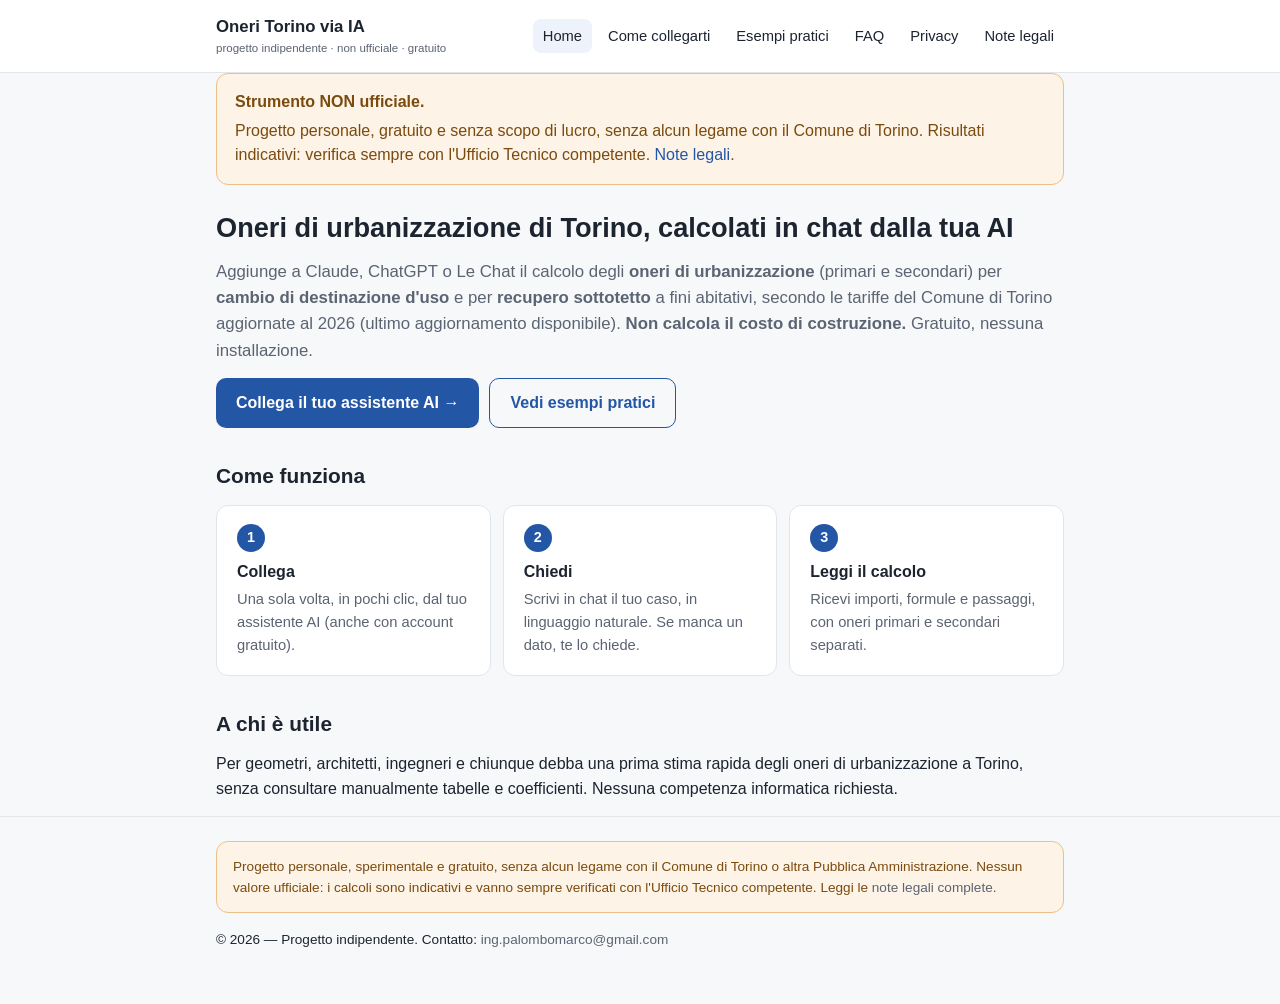
<file: index.html>
<!DOCTYPE html>
<html lang="it">
<head>
<meta charset="UTF-8">
<meta name="viewport" content="width=device-width, initial-scale=1">
<title>Oneri di Urbanizzazione via IA — Torino (progetto indipendente)</title>
<meta name="description" content="Calcola in chat, con Claude, ChatGPT o Le Chat, gli oneri di urbanizzazione (non il costo di costruzione) per cambio d'uso e recupero sottotetto a Torino. Progetto personale, gratuito, non ufficiale.">
<link rel="icon" href="data:image/svg+xml,%3Csvg xmlns=%27http://www.w3.org/2000/svg%27 viewBox=%270 0 32 32%27%3E%3Crect width=%2732%27 height=%2732%27 rx=%277%27 fill=%27%232456a6%27/%3E%3Ctext x=%2716%27 y=%2723%27 text-anchor=%27middle%27 font-family=%27Arial%27 font-size=%2719%27 font-weight=%27bold%27 fill=%27white%27%3E%E2%82%AC%3C/text%3E%3C/svg%3E">
<link rel="stylesheet" href="style.css">
</head>
<body>
<header class="site-header">
  <div class="container">
    <div class="brand">Oneri Torino via IA
      <small>progetto indipendente &middot; non ufficiale &middot; gratuito</small>
    </div>
    <nav class="site-nav">
      <a href="index.html" class="active">Home</a>
      <a href="come-collegarti.html">Come collegarti</a>
      <a href="esempi.html">Esempi pratici</a>
      <a href="faq.html">FAQ</a>
      <a href="privacy.html">Privacy</a>
      <a href="note-legali.html">Note legali</a>
    </nav>
  </div>
</header>

<main class="container">

  <div class="banner warn">
    <strong>Strumento NON ufficiale.</strong>
    Progetto personale, gratuito e senza scopo di lucro, senza alcun legame con il Comune di
    Torino. Risultati indicativi: verifica sempre con l'Ufficio Tecnico competente.
    <a href="note-legali.html">Note legali</a>.
  </div>

  <h1>Oneri di urbanizzazione di Torino, calcolati in chat dalla tua AI</h1>
  <p class="lead">
    Aggiunge a Claude, ChatGPT o Le Chat il calcolo degli <strong>oneri di urbanizzazione</strong>
    (primari e secondari) per <strong>cambio di destinazione d'uso</strong> e per
    <strong>recupero sottotetto</strong> a fini abitativi, secondo le tariffe del Comune di
    Torino aggiornate al 2026 (ultimo aggiornamento disponibile).
    <strong>Non calcola il costo di costruzione.</strong> Gratuito, nessuna installazione.
  </p>

  <div class="btn-row">
    <a class="btn" href="come-collegarti.html">Collega il tuo assistente AI &rarr;</a>
    <a class="btn secondary" href="esempi.html">Vedi esempi pratici</a>
  </div>

  <h2>Come funziona</h2>
  <div class="overview">
    <div class="card">
      <span class="num">1</span>
      <h3>Collega</h3>
      <p>Una sola volta, in pochi clic, dal tuo assistente AI (anche con account gratuito).</p>
    </div>
    <div class="card">
      <span class="num">2</span>
      <h3>Chiedi</h3>
      <p>Scrivi in chat il tuo caso, in linguaggio naturale. Se manca un dato, te lo chiede.</p>
    </div>
    <div class="card">
      <span class="num">3</span>
      <h3>Leggi il calcolo</h3>
      <p>Ricevi importi, formule e passaggi, con oneri primari e secondari separati.</p>
    </div>
  </div>

  <h2>A chi è utile</h2>
  <p>
    Per geometri, architetti, ingegneri e chiunque debba una prima stima rapida degli oneri di
    urbanizzazione a Torino, senza consultare manualmente tabelle e coefficienti. Nessuna
    competenza informatica richiesta.
  </p>

</main>

<footer class="site-footer">
  <div class="container">
    <div class="disclaimer">
      Progetto personale, sperimentale e gratuito, senza alcun legame con il Comune di Torino
      o altra Pubblica Amministrazione. Nessun valore ufficiale: i calcoli sono indicativi e
      vanno sempre verificati con l'Ufficio Tecnico competente.
      Leggi le <a href="note-legali.html">note legali complete</a>.
    </div>
    <p>&copy; 2026 — Progetto indipendente. Contatto: <a href="mailto:ing.palombomarco@gmail.com">ing.palombomarco@gmail.com</a></p>
  </div>
</footer>

<script src="script.js"></script>
</body>
</html>
</file>
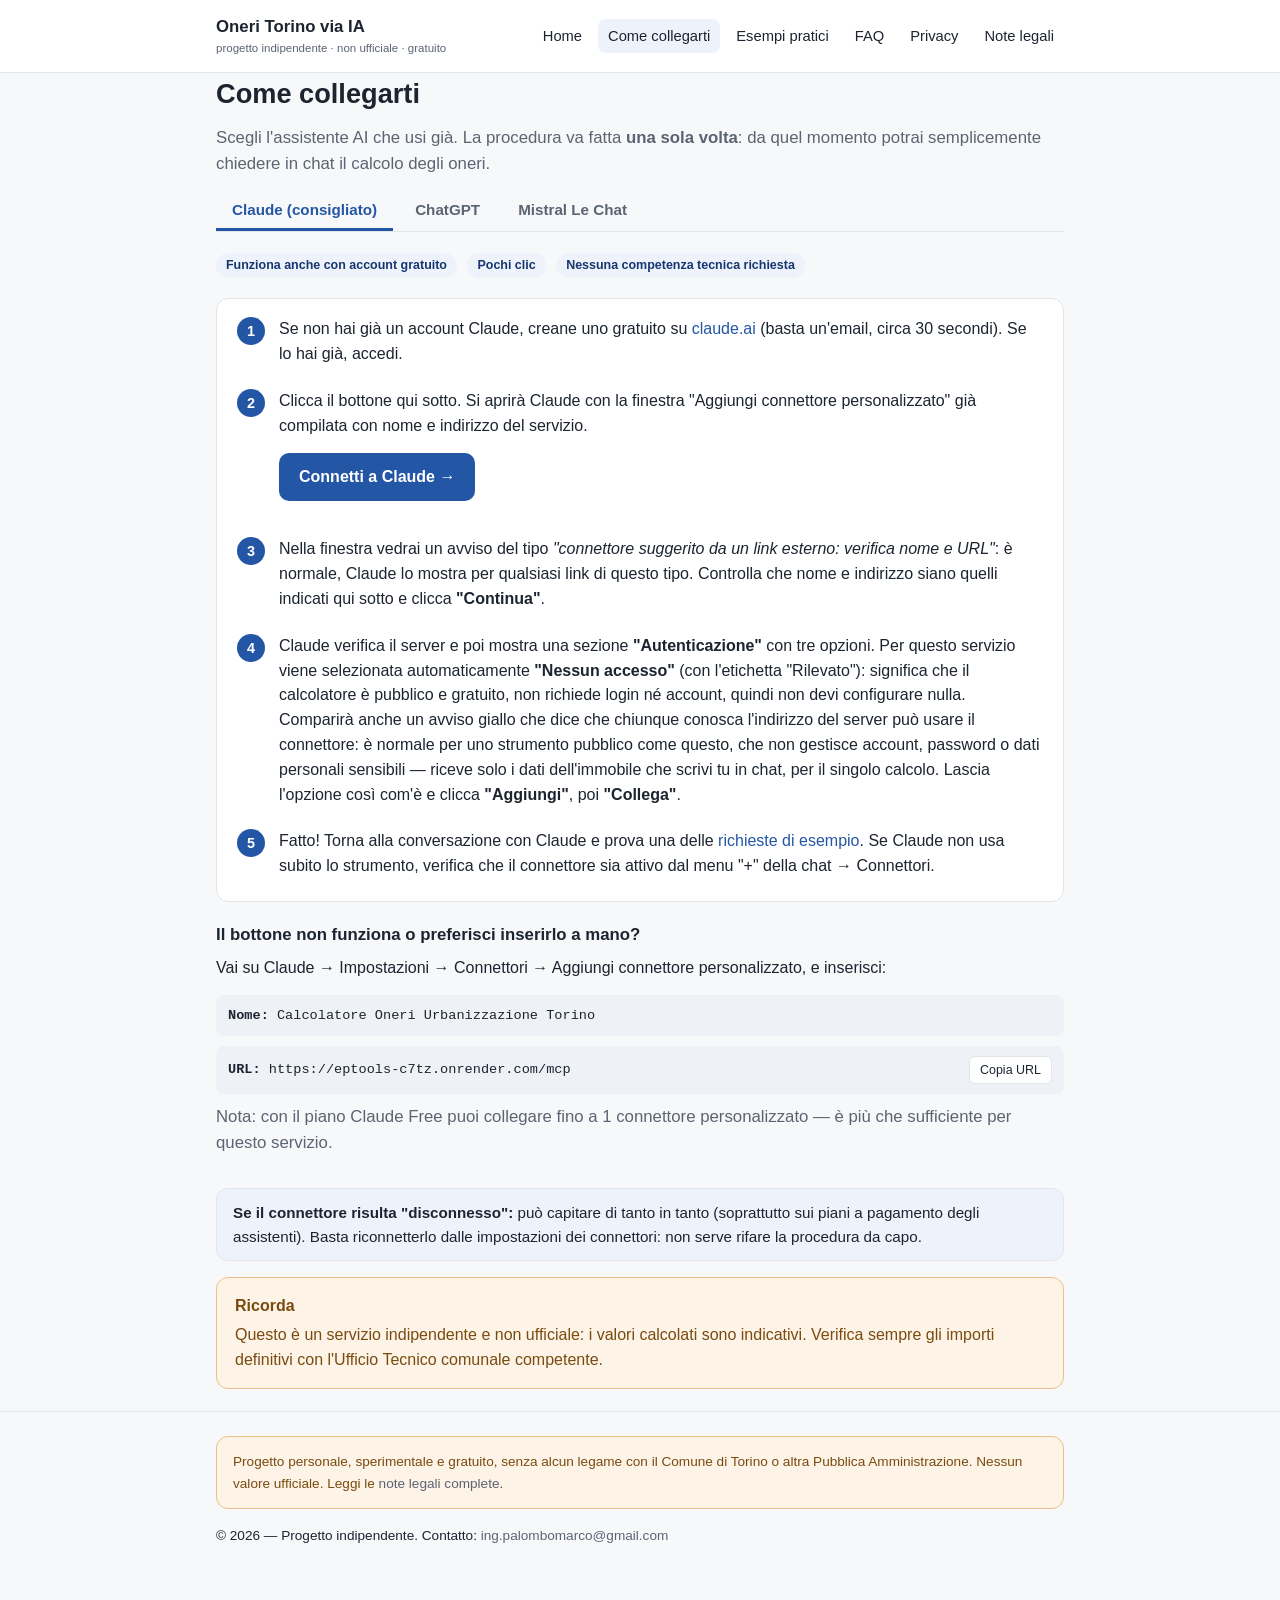
<file: come-collegarti.html>
<!DOCTYPE html>
<html lang="it">
<head>
<meta charset="UTF-8">
<meta name="viewport" content="width=device-width, initial-scale=1">
<title>Come collegarti — Oneri Torino via IA</title>
<meta name="description" content="Guida passo-passo per collegare il calcolatore oneri di urbanizzazione di Torino a Claude, ChatGPT o Mistral Le Chat.">
<link rel="icon" href="data:image/svg+xml,%3Csvg xmlns=%27http://www.w3.org/2000/svg%27 viewBox=%270 0 32 32%27%3E%3Crect width=%2732%27 height=%2732%27 rx=%277%27 fill=%27%232456a6%27/%3E%3Ctext x=%2716%27 y=%2723%27 text-anchor=%27middle%27 font-family=%27Arial%27 font-size=%2719%27 font-weight=%27bold%27 fill=%27white%27%3E%E2%82%AC%3C/text%3E%3C/svg%3E">
<link rel="stylesheet" href="style.css">
</head>
<body>
<header class="site-header">
  <div class="container">
    <div class="brand">Oneri Torino via IA
      <small>progetto indipendente &middot; non ufficiale &middot; gratuito</small>
    </div>
    <nav class="site-nav">
      <a href="index.html">Home</a>
      <a href="come-collegarti.html" class="active">Come collegarti</a>
      <a href="esempi.html">Esempi pratici</a>
      <a href="faq.html">FAQ</a>
      <a href="privacy.html">Privacy</a>
      <a href="note-legali.html">Note legali</a>
    </nav>
  </div>
</header>

<main class="container">

  <h1>Come collegarti</h1>
  <p class="lead">
    Scegli l'assistente AI che usi già. La procedura va fatta <strong>una sola volta</strong>:
    da quel momento potrai semplicemente chiedere in chat il calcolo degli oneri.
  </p>

  <div class="tabs" role="tablist">
    <button class="tab-btn active" role="tab" aria-selected="true" data-tab="tab-claude">Claude (consigliato)</button>
    <button class="tab-btn" role="tab" aria-selected="false" data-tab="tab-chatgpt">ChatGPT</button>
    <button class="tab-btn" role="tab" aria-selected="false" data-tab="tab-lechat">Mistral Le Chat</button>
  </div>

  <!-- CLAUDE -->
  <div class="tab-panel active" id="tab-claude">
    <p>
      <span class="pill">Funziona anche con account gratuito</span>
      <span class="pill">Pochi clic</span>
      <span class="pill">Nessuna competenza tecnica richiesta</span>
    </p>

    <div class="card">
      <ol class="steps">
        <li>
          Se non hai già un account Claude, creane uno gratuito su
          <a href="https://claude.ai" target="_blank" rel="noopener">claude.ai</a> (basta un'email,
          circa 30 secondi). Se lo hai già, accedi.
        </li>
        <li>
          Clicca il bottone qui sotto. Si aprirà Claude con la finestra "Aggiungi connettore
          personalizzato" già compilata con nome e indirizzo del servizio.
          <div class="btn-row">
            <a class="btn" id="claude-connect-btn"
               href="https://claude.ai/customize/connectors?modal=add-custom-connector&amp;connectorName=Calcolatore%20Oneri%20Urbanizzazione%20Torino&amp;connectorUrl=https%3A%2F%2Feptools-c7tz.onrender.com%2Fmcp"
               target="_blank" rel="noopener">
              Connetti a Claude &rarr;
            </a>
          </div>
        </li>
        <li>
          Nella finestra vedrai un avviso del tipo <em>"connettore suggerito da un link
          esterno: verifica nome e URL"</em>: è normale, Claude lo mostra per qualsiasi link di
          questo tipo. Controlla che nome e indirizzo siano quelli indicati qui sotto e clicca
          <strong>"Continua"</strong>.
        </li>
        <li>
          Claude verifica il server e poi mostra una sezione <strong>"Autenticazione"</strong>
          con tre opzioni. Per questo servizio viene selezionata automaticamente
          <strong>"Nessun accesso"</strong> (con l'etichetta "Rilevato"): significa che il
          calcolatore è pubblico e gratuito, non richiede login né account, quindi non devi
          configurare nulla. Comparirà anche un avviso giallo che dice che chiunque conosca
          l'indirizzo del server può usare il connettore: è normale per uno strumento pubblico
          come questo, che non gestisce account, password o dati personali sensibili — riceve
          solo i dati dell'immobile che scrivi tu in chat, per il singolo calcolo. Lascia
          l'opzione così com'è e clicca <strong>"Aggiungi"</strong>, poi <strong>"Collega"</strong>.
        </li>
        <li>
          Fatto! Torna alla conversazione con Claude e prova una delle
          <a href="esempi.html">richieste di esempio</a>. Se Claude non usa subito lo strumento,
          verifica che il connettore sia attivo dal menu "+" della chat &rarr; Connettori.
        </li>
      </ol>
    </div>

    <h3>Il bottone non funziona o preferisci inserirlo a mano?</h3>
    <p>Vai su Claude &rarr; Impostazioni &rarr; Connettori &rarr; Aggiungi connettore personalizzato, e inserisci:</p>
    <div class="code-box">
      <span><strong>Nome:</strong> Calcolatore Oneri Urbanizzazione Torino</span>
    </div>
    <div class="code-box">
      <span id="mcp-url-claude"><strong>URL:</strong> https://eptools-c7tz.onrender.com/mcp</span>
      <button class="copy-btn" onclick="copyText(this, 'https://eptools-c7tz.onrender.com/mcp')">Copia URL</button>
    </div>
    <p class="lead">
      Nota: con il piano Claude Free puoi collegare fino a 1 connettore personalizzato — è più
      che sufficiente per questo servizio.
    </p>
  </div>

  <!-- CHATGPT -->
  <div class="tab-panel" id="tab-chatgpt">
    <p>
      <span class="pill">Richiede piano Plus, Pro, Business o Enterprise/Edu</span>
      <span class="pill">Il piano Free NON è supportato</span>
      <span class="pill">5-6 passaggi</span>
    </p>

    <div class="banner warn">
      <strong>Nota</strong>
      ChatGPT richiede di attivare la "Developer mode" (modalità sviluppatore) per poter
      collegare un connettore personalizzato come questo. È una funzione ufficiale di OpenAI,
      non qualcosa di rischioso, ma comparirà un avviso di attenzione: è normale, riguarda
      qualsiasi connettore esterno, non solo questo.
    </div>

    <div class="card">
      <ol class="steps">
        <li>Apri ChatGPT sul web e accedi con un account Plus, Pro, Business, Enterprise o Edu.</li>
        <li>Vai su <strong>Impostazioni &rarr; App e connettori</strong> (in inglese "Settings &rarr; Apps &amp; Connectors").</li>
        <li>Nelle impostazioni avanzate, attiva <strong>"Developer mode"</strong> (modalità sviluppatore).</li>
        <li>Clicca <strong>"Aggiungi connettore" / "Add connector"</strong>, scegli l'opzione per un connettore personalizzato (custom/remote MCP) e incolla i dati qui sotto.</li>
        <li>Conferma la creazione del connettore.</li>
        <li>
          Nella conversazione, apri il menu degli strumenti/connettori e assicurati che il
          connettore sia attivato per quella chat, poi prova una
          <a href="esempi.html">richiesta di esempio</a>.
        </li>
      </ol>
    </div>

    <div class="code-box">
      <span><strong>Nome:</strong> Calcolatore Oneri Urbanizzazione Torino</span>
    </div>
    <div class="code-box">
      <span><strong>URL:</strong> https://eptools-c7tz.onrender.com/mcp</span>
      <button class="copy-btn" onclick="copyText(this, 'https://eptools-c7tz.onrender.com/mcp')">Copia URL</button>
    </div>
  </div>

  <!-- LE CHAT -->
  <div class="tab-panel" id="tab-lechat">
    <p>
      <span class="pill">Funziona anche con account gratuito</span>
      <span class="pill">3-4 passaggi</span>
    </p>

    <div class="card">
      <ol class="steps">
        <li>
          Apri <a href="https://chat.mistral.ai" target="_blank" rel="noopener">Le Chat</a>
          (Mistral AI) e accedi, oppure crea un account gratuito.
        </li>
        <li>Vai su <strong>Impostazioni &rarr; Connettori</strong> e scegli di aggiungere un connettore personalizzato.</li>
        <li>Incolla i dati qui sotto e conferma. Se compare una richiesta di accesso/autorizzazione, segui semplicemente la procedura guidata a schermo.</li>
        <li>
          Fatto! Torna alla conversazione e prova una
          <a href="esempi.html">richiesta di esempio</a>.
        </li>
      </ol>
    </div>

    <div class="code-box">
      <span><strong>Nome:</strong> Calcolatore Oneri Urbanizzazione Torino</span>
    </div>
    <div class="code-box">
      <span><strong>URL:</strong> https://eptools-c7tz.onrender.com/mcp</span>
      <button class="copy-btn" onclick="copyText(this, 'https://eptools-c7tz.onrender.com/mcp')">Copia URL</button>
    </div>
  </div>

  <div class="tip" style="margin-top:32px;">
    <strong>Se il connettore risulta "disconnesso":</strong> può capitare di tanto in tanto
    (soprattutto sui piani a pagamento degli assistenti). Basta riconnetterlo dalle impostazioni
    dei connettori: non serve rifare la procedura da capo.
  </div>

  <div class="banner warn">
    <strong>Ricorda</strong>
    Questo è un servizio indipendente e non ufficiale: i valori calcolati sono indicativi.
    Verifica sempre gli importi definitivi con l'Ufficio Tecnico comunale competente.
  </div>

</main>

<footer class="site-footer">
  <div class="container">
    <div class="disclaimer">
      Progetto personale, sperimentale e gratuito, senza alcun legame con il Comune di Torino
      o altra Pubblica Amministrazione. Nessun valore ufficiale.
      Leggi le <a href="note-legali.html">note legali complete</a>.
    </div>
    <p>&copy; 2026 — Progetto indipendente. Contatto: <a href="mailto:ing.palombomarco@gmail.com">ing.palombomarco@gmail.com</a></p>
  </div>
</footer>

<script src="script.js"></script>
</body>
</html>
</file>
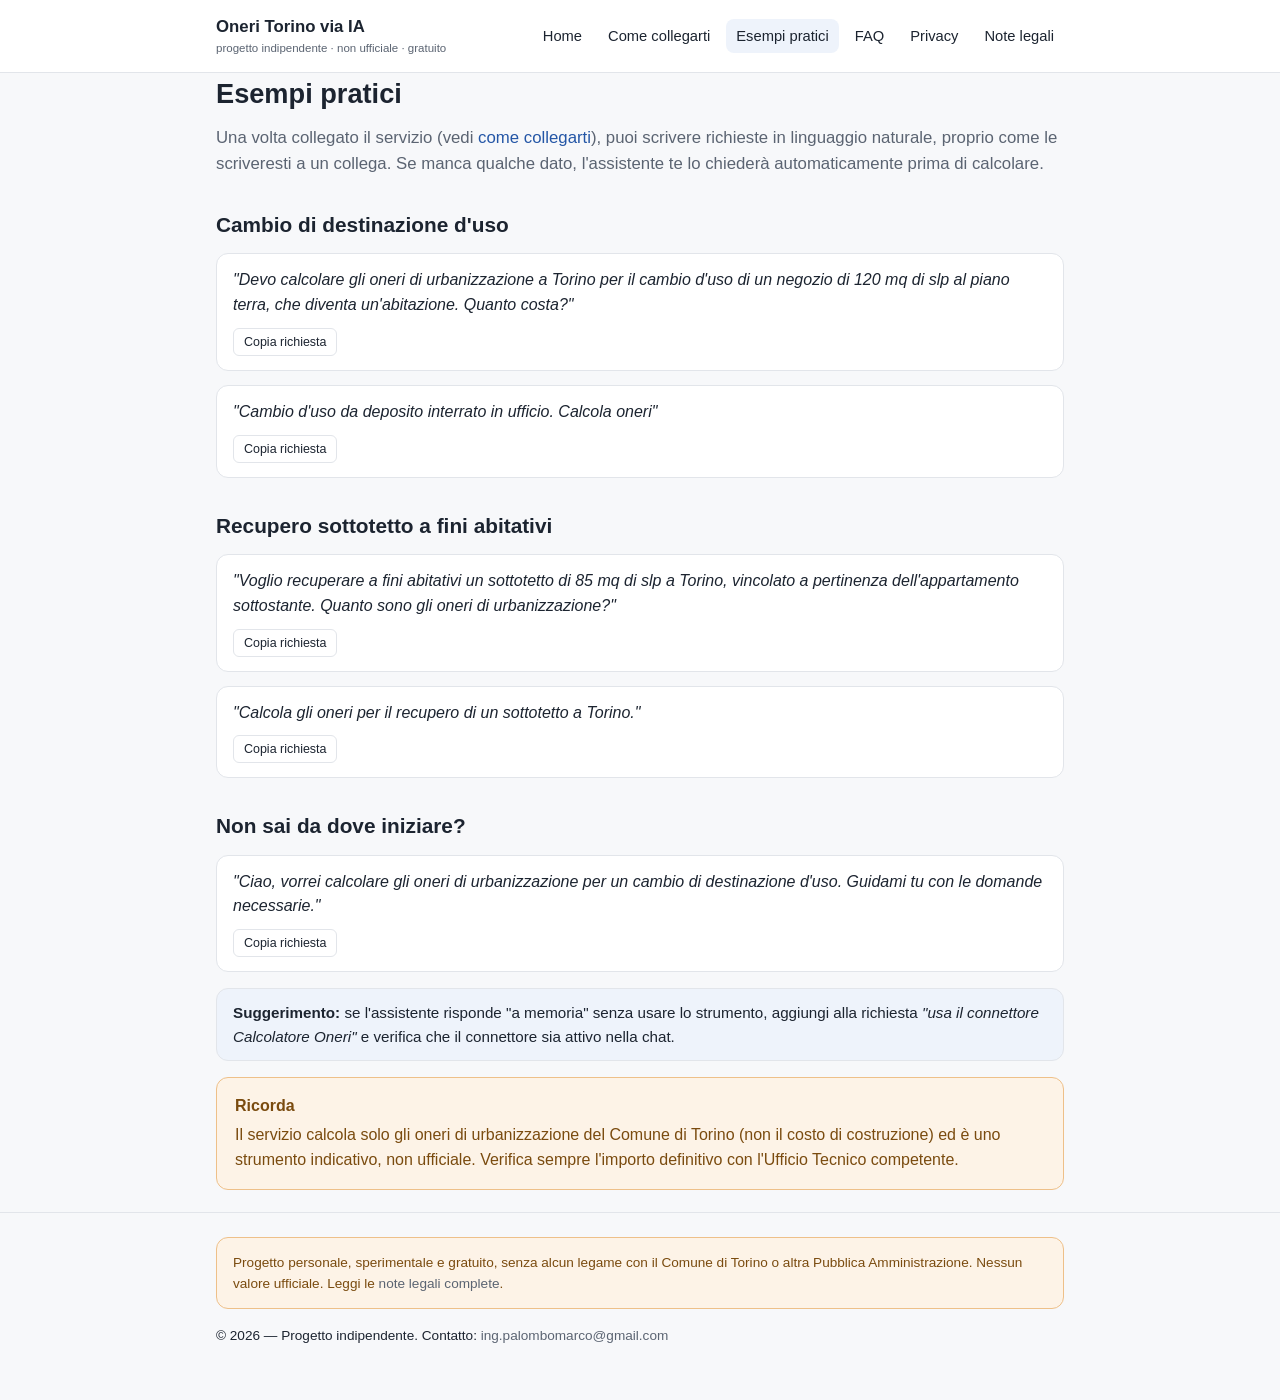
<file: esempi.html>
<!DOCTYPE html>
<html lang="it">
<head>
<meta charset="UTF-8">
<meta name="viewport" content="width=device-width, initial-scale=1">
<title>Esempi pratici — Oneri Torino via IA</title>
<meta name="description" content="Esempi di richieste da fare in chat per calcolare gli oneri di urbanizzazione a Torino: cambio d'uso e recupero sottotetto.">
<link rel="icon" href="data:image/svg+xml,%3Csvg xmlns=%27http://www.w3.org/2000/svg%27 viewBox=%270 0 32 32%27%3E%3Crect width=%2732%27 height=%2732%27 rx=%277%27 fill=%27%232456a6%27/%3E%3Ctext x=%2716%27 y=%2723%27 text-anchor=%27middle%27 font-family=%27Arial%27 font-size=%2719%27 font-weight=%27bold%27 fill=%27white%27%3E%E2%82%AC%3C/text%3E%3C/svg%3E">
<link rel="stylesheet" href="style.css">
</head>
<body>
<header class="site-header">
  <div class="container">
    <div class="brand">Oneri Torino via IA
      <small>progetto indipendente &middot; non ufficiale &middot; gratuito</small>
    </div>
    <nav class="site-nav">
      <a href="index.html">Home</a>
      <a href="come-collegarti.html">Come collegarti</a>
      <a href="esempi.html" class="active">Esempi pratici</a>
      <a href="faq.html">FAQ</a>
      <a href="privacy.html">Privacy</a>
      <a href="note-legali.html">Note legali</a>
    </nav>
  </div>
</header>

<main class="container">

  <h1>Esempi pratici</h1>
  <p class="lead">
    Una volta collegato il servizio (vedi <a href="come-collegarti.html">come collegarti</a>),
    puoi scrivere richieste in linguaggio naturale, proprio come le scriveresti a un collega.
    Se manca qualche dato, l'assistente te lo chiederà automaticamente prima di calcolare.
  </p>

  <h2>Cambio di destinazione d'uso</h2>

  <div class="prompt-card">
    <p>"Devo calcolare gli oneri di urbanizzazione a Torino per il cambio d'uso di un negozio
      di 120 mq di slp al piano terra, che diventa un'abitazione. Quanto costa?"</p>
    <button class="copy-btn" onclick="copyText(this, 'Devo calcolare gli oneri di urbanizzazione a Torino per il cambio d\'uso di un negozio di 120 mq di slp al piano terra, che diventa un\'abitazione. Quanto costa?')">Copia richiesta</button>
  </div>

  <div class="prompt-card">
    <p>"Cambio d'uso da deposito interrato in ufficio. Calcola oneri"</p>
    <button class="copy-btn" onclick="copyText(this, 'Cambio d\'uso da deposito interrato in ufficio. Calcola oneri')">Copia richiesta</button>
  </div>

  <h2>Recupero sottotetto a fini abitativi</h2>

  <div class="prompt-card">
    <p>"Voglio recuperare a fini abitativi un sottotetto di 85 mq di slp a Torino, vincolato a
      pertinenza dell'appartamento sottostante. Quanto sono gli oneri di urbanizzazione?"</p>
    <button class="copy-btn" onclick="copyText(this, 'Voglio recuperare a fini abitativi un sottotetto di 85 mq di slp a Torino, vincolato a pertinenza dell\'appartamento sottostante. Quanto sono gli oneri di urbanizzazione?')">Copia richiesta</button>
  </div>

  <div class="prompt-card">
    <p>"Calcola gli oneri per il recupero di un sottotetto a Torino."</p>
    <button class="copy-btn" onclick="copyText(this, 'Calcola gli oneri per il recupero di un sottotetto a Torino.')">Copia richiesta</button>
  </div>

  <h2>Non sai da dove iniziare?</h2>
  <div class="prompt-card">
    <p>"Ciao, vorrei calcolare gli oneri di urbanizzazione per un cambio di destinazione d'uso.
      Guidami tu con le domande necessarie."</p>
    <button class="copy-btn" onclick="copyText(this, 'Ciao, vorrei calcolare gli oneri di urbanizzazione per un cambio di destinazione d\'uso. Guidami tu con le domande necessarie.')">Copia richiesta</button>
  </div>

  <div class="tip">
    <strong>Suggerimento:</strong> se l'assistente risponde "a memoria" senza usare lo
    strumento, aggiungi alla richiesta <em>"usa il connettore Calcolatore Oneri"</em> e
    verifica che il connettore sia attivo nella chat.
  </div>

  <div class="banner warn">
    <strong>Ricorda</strong>
    Il servizio calcola solo gli oneri di urbanizzazione del Comune di Torino (non il costo di
    costruzione) ed è uno strumento indicativo, non ufficiale. Verifica sempre l'importo
    definitivo con l'Ufficio Tecnico competente.
  </div>

</main>

<footer class="site-footer">
  <div class="container">
    <div class="disclaimer">
      Progetto personale, sperimentale e gratuito, senza alcun legame con il Comune di Torino
      o altra Pubblica Amministrazione. Nessun valore ufficiale.
      Leggi le <a href="note-legali.html">note legali complete</a>.
    </div>
    <p>&copy; 2026 — Progetto indipendente. Contatto: <a href="mailto:ing.palombomarco@gmail.com">ing.palombomarco@gmail.com</a></p>
  </div>
</footer>

<script src="script.js"></script>
</body>
</html>
</file>
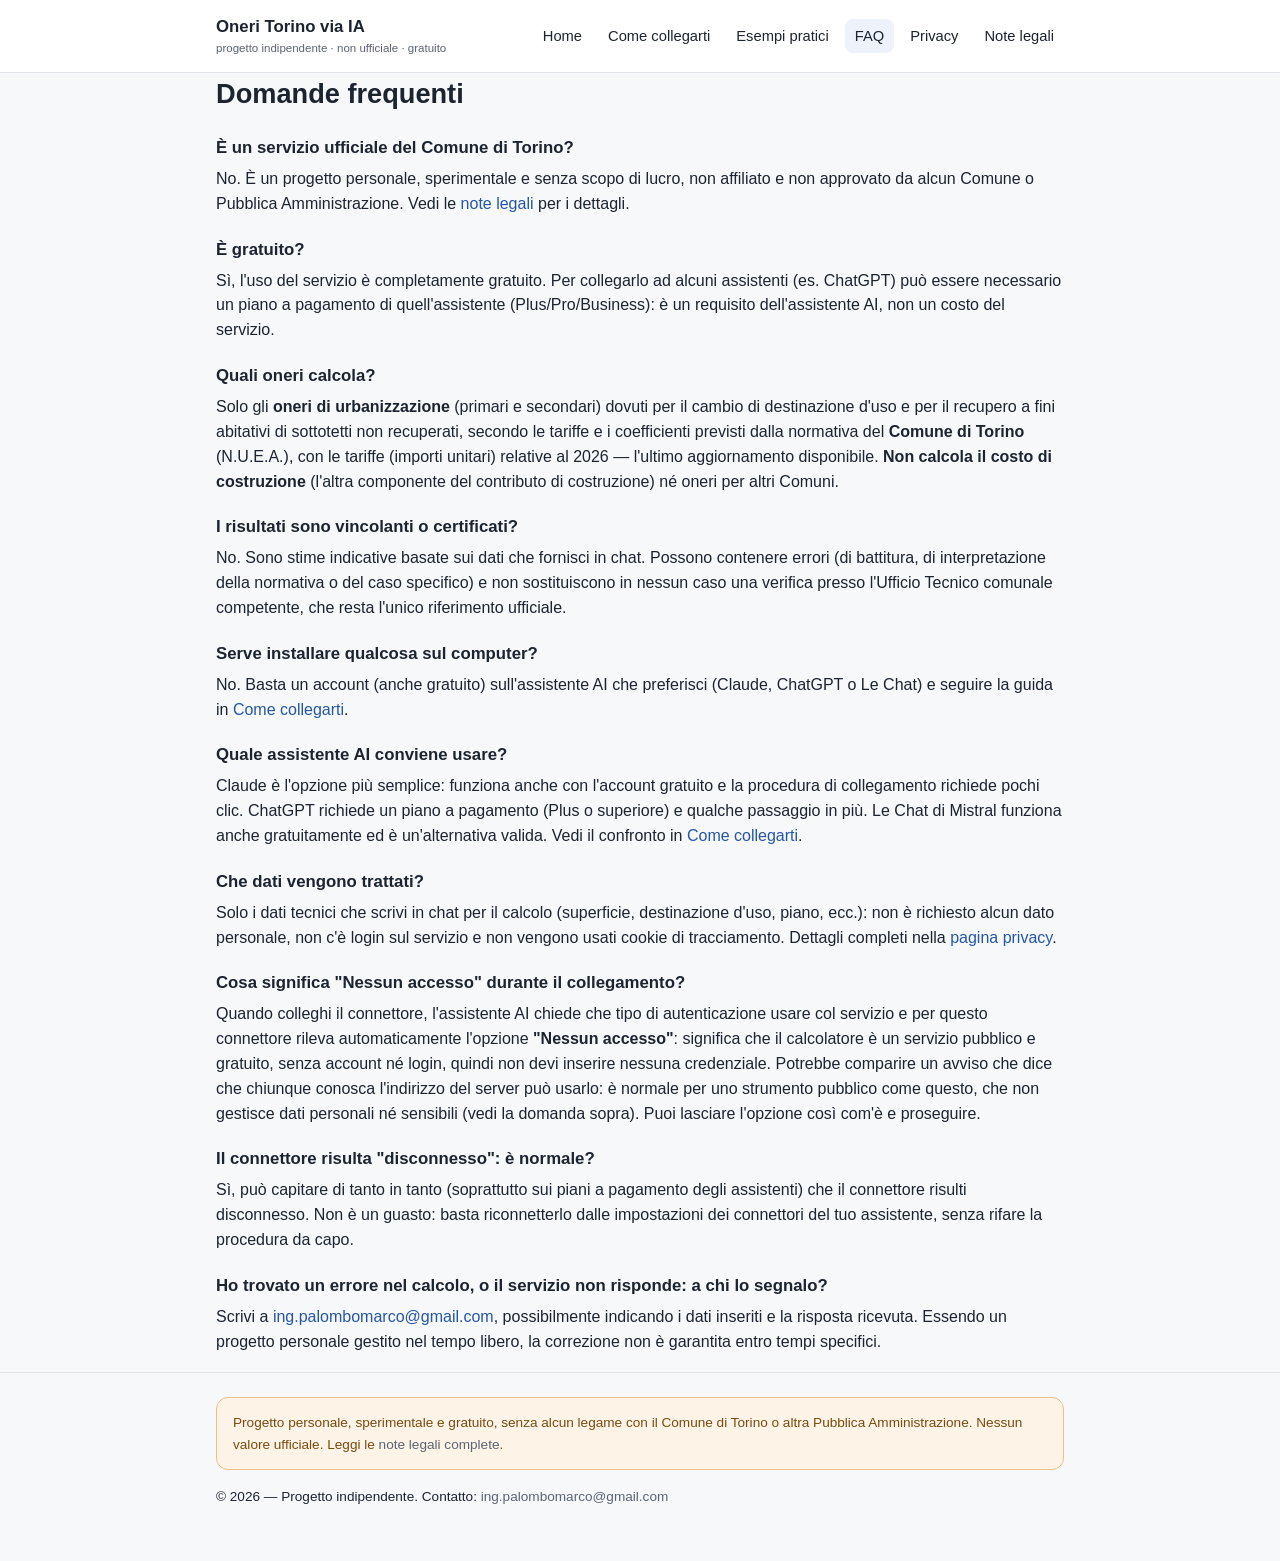
<file: faq.html>
<!DOCTYPE html>
<html lang="it">
<head>
<meta charset="UTF-8">
<meta name="viewport" content="width=device-width, initial-scale=1">
<title>FAQ — Oneri Torino via IA</title>
<meta name="description" content="Domande frequenti sul calcolatore oneri di urbanizzazione di Torino via IA: costi, requisiti, ufficialità, dati trattati.">
<link rel="icon" href="data:image/svg+xml,%3Csvg xmlns=%27http://www.w3.org/2000/svg%27 viewBox=%270 0 32 32%27%3E%3Crect width=%2732%27 height=%2732%27 rx=%277%27 fill=%27%232456a6%27/%3E%3Ctext x=%2716%27 y=%2723%27 text-anchor=%27middle%27 font-family=%27Arial%27 font-size=%2719%27 font-weight=%27bold%27 fill=%27white%27%3E%E2%82%AC%3C/text%3E%3C/svg%3E">
<link rel="stylesheet" href="style.css">
</head>
<body>
<header class="site-header">
  <div class="container">
    <div class="brand">Oneri Torino via IA
      <small>progetto indipendente &middot; non ufficiale &middot; gratuito</small>
    </div>
    <nav class="site-nav">
      <a href="index.html">Home</a>
      <a href="come-collegarti.html">Come collegarti</a>
      <a href="esempi.html">Esempi pratici</a>
      <a href="faq.html" class="active">FAQ</a>
      <a href="privacy.html">Privacy</a>
      <a href="note-legali.html">Note legali</a>
    </nav>
  </div>
</header>

<main class="container">
  <h1>Domande frequenti</h1>

  <div class="faq-item">
    <h3>È un servizio ufficiale del Comune di Torino?</h3>
    <p>No. È un progetto personale, sperimentale e senza scopo di lucro, non affiliato e non
      approvato da alcun Comune o Pubblica Amministrazione. Vedi le
      <a href="note-legali.html">note legali</a> per i dettagli.</p>
  </div>

  <div class="faq-item">
    <h3>È gratuito?</h3>
    <p>Sì, l'uso del servizio è completamente gratuito. Per collegarlo ad alcuni assistenti
      (es. ChatGPT) può essere necessario un piano a pagamento di quell'assistente
      (Plus/Pro/Business): è un requisito dell'assistente AI, non un costo del servizio.</p>
  </div>

  <div class="faq-item">
    <h3>Quali oneri calcola?</h3>
    <p>Solo gli <strong>oneri di urbanizzazione</strong> (primari e secondari) dovuti per il
      cambio di destinazione d'uso e per il recupero a fini abitativi di sottotetti non
      recuperati, secondo le tariffe e i coefficienti previsti dalla normativa del
      <strong>Comune di Torino</strong> (N.U.E.A.), con le tariffe (importi unitari) relative
      al 2026 — l'ultimo aggiornamento disponibile. <strong>Non calcola il costo di
      costruzione</strong> (l'altra componente del contributo di costruzione) né oneri per
      altri Comuni.</p>
  </div>

  <div class="faq-item">
    <h3>I risultati sono vincolanti o certificati?</h3>
    <p>No. Sono stime indicative basate sui dati che fornisci in chat. Possono contenere
      errori (di battitura, di interpretazione della normativa o del caso specifico) e non
      sostituiscono in nessun caso una verifica presso l'Ufficio Tecnico comunale competente,
      che resta l'unico riferimento ufficiale.</p>
  </div>

  <div class="faq-item">
    <h3>Serve installare qualcosa sul computer?</h3>
    <p>No. Basta un account (anche gratuito) sull'assistente AI che preferisci (Claude, ChatGPT
      o Le Chat) e seguire la guida in <a href="come-collegarti.html">Come collegarti</a>.</p>
  </div>

  <div class="faq-item">
    <h3>Quale assistente AI conviene usare?</h3>
    <p>Claude è l'opzione più semplice: funziona anche con l'account gratuito e la procedura di
      collegamento richiede pochi clic. ChatGPT richiede un piano a pagamento (Plus o superiore)
      e qualche passaggio in più. Le Chat di Mistral funziona anche gratuitamente ed è
      un'alternativa valida. Vedi il confronto in <a href="come-collegarti.html">Come
      collegarti</a>.</p>
  </div>

  <div class="faq-item">
    <h3>Che dati vengono trattati?</h3>
    <p>Solo i dati tecnici che scrivi in chat per il calcolo (superficie, destinazione d'uso,
      piano, ecc.): non è richiesto alcun dato personale, non c'è login sul servizio e non
      vengono usati cookie di tracciamento. Dettagli completi nella
      <a href="privacy.html">pagina privacy</a>.</p>
  </div>

  <div class="faq-item">
    <h3>Cosa significa "Nessun accesso" durante il collegamento?</h3>
    <p>Quando colleghi il connettore, l'assistente AI chiede che tipo di autenticazione usare
      col servizio e per questo connettore rileva automaticamente l'opzione <strong>"Nessun
      accesso"</strong>: significa che il calcolatore è un servizio pubblico e gratuito, senza
      account né login, quindi non devi inserire nessuna credenziale. Potrebbe comparire un
      avviso che dice che chiunque conosca l'indirizzo del server può usarlo: è normale per
      uno strumento pubblico come questo, che non gestisce dati personali né sensibili (vedi
      la domanda sopra). Puoi lasciare l'opzione così com'è e proseguire.</p>
  </div>

  <div class="faq-item">
    <h3>Il connettore risulta "disconnesso": è normale?</h3>
    <p>Sì, può capitare di tanto in tanto (soprattutto sui piani a pagamento degli assistenti)
      che il connettore risulti disconnesso. Non è un guasto: basta riconnetterlo dalle
      impostazioni dei connettori del tuo assistente, senza rifare la procedura da capo.</p>
  </div>

  <div class="faq-item">
    <h3>Ho trovato un errore nel calcolo, o il servizio non risponde: a chi lo segnalo?</h3>
    <p>Scrivi a <a href="mailto:ing.palombomarco@gmail.com">ing.palombomarco@gmail.com</a>, possibilmente
      indicando i dati inseriti e la risposta ricevuta. Essendo un progetto personale gestito nel
      tempo libero, la correzione non è garantita entro tempi specifici.</p>
  </div>

</main>

<footer class="site-footer">
  <div class="container">
    <div class="disclaimer">
      Progetto personale, sperimentale e gratuito, senza alcun legame con il Comune di Torino
      o altra Pubblica Amministrazione. Nessun valore ufficiale.
      Leggi le <a href="note-legali.html">note legali complete</a>.
    </div>
    <p>&copy; 2026 — Progetto indipendente. Contatto: <a href="mailto:ing.palombomarco@gmail.com">ing.palombomarco@gmail.com</a></p>
  </div>
</footer>

<script src="script.js"></script>
</body>
</html>
</file>
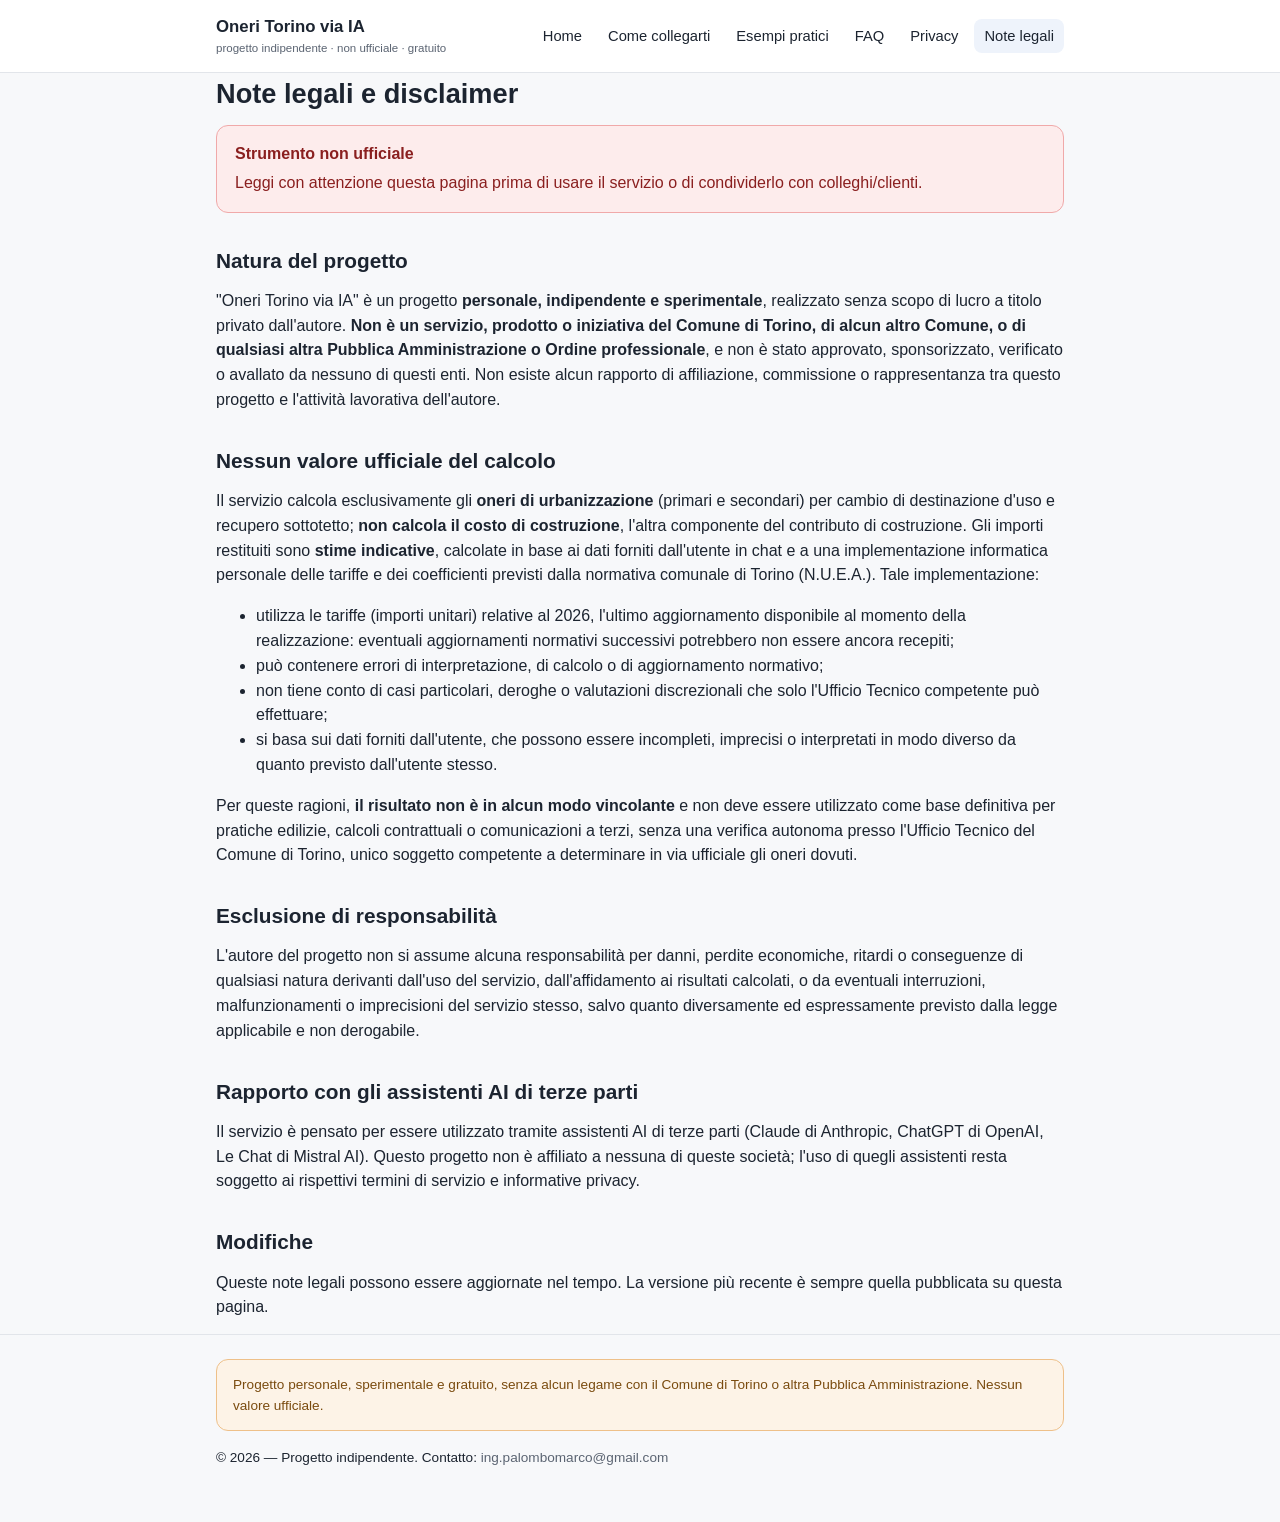
<file: note-legali.html>
<!DOCTYPE html>
<html lang="it">
<head>
<meta charset="UTF-8">
<meta name="viewport" content="width=device-width, initial-scale=1">
<title>Note legali — Oneri Torino via IA</title>
<meta name="description" content="Note legali e disclaimer del progetto indipendente Oneri Torino via IA: strumento non ufficiale, non affiliato al Comune di Torino.">
<link rel="icon" href="data:image/svg+xml,%3Csvg xmlns=%27http://www.w3.org/2000/svg%27 viewBox=%270 0 32 32%27%3E%3Crect width=%2732%27 height=%2732%27 rx=%277%27 fill=%27%232456a6%27/%3E%3Ctext x=%2716%27 y=%2723%27 text-anchor=%27middle%27 font-family=%27Arial%27 font-size=%2719%27 font-weight=%27bold%27 fill=%27white%27%3E%E2%82%AC%3C/text%3E%3C/svg%3E">
<link rel="stylesheet" href="style.css">
</head>
<body>
<header class="site-header">
  <div class="container">
    <div class="brand">Oneri Torino via IA
      <small>progetto indipendente &middot; non ufficiale &middot; gratuito</small>
    </div>
    <nav class="site-nav">
      <a href="index.html">Home</a>
      <a href="come-collegarti.html">Come collegarti</a>
      <a href="esempi.html">Esempi pratici</a>
      <a href="faq.html">FAQ</a>
      <a href="privacy.html">Privacy</a>
      <a href="note-legali.html" class="active">Note legali</a>
    </nav>
  </div>
</header>

<main class="container">
  <h1>Note legali e disclaimer</h1>

  <div class="banner danger">
    <strong>Strumento non ufficiale</strong>
    Leggi con attenzione questa pagina prima di usare il servizio o di condividerlo con
    colleghi/clienti.
  </div>

  <h2>Natura del progetto</h2>
  <p>
    "Oneri Torino via IA" è un progetto <strong>personale, indipendente e sperimentale</strong>,
    realizzato senza scopo di lucro a titolo privato dall'autore. <strong>Non è un servizio,
    prodotto o iniziativa del Comune di Torino, di alcun altro Comune, o di qualsiasi altra
    Pubblica Amministrazione o Ordine professionale</strong>, e non è stato approvato,
    sponsorizzato, verificato o avallato da nessuno di questi enti. Non esiste alcun rapporto
    di affiliazione, commissione o rappresentanza tra questo progetto e l'attività lavorativa
    dell'autore.
  </p>

  <h2>Nessun valore ufficiale del calcolo</h2>
  <p>
    Il servizio calcola esclusivamente gli <strong>oneri di urbanizzazione</strong> (primari e
    secondari) per cambio di destinazione d'uso e recupero sottotetto; <strong>non calcola il
    costo di costruzione</strong>, l'altra componente del contributo di costruzione. Gli importi
    restituiti sono <strong>stime indicative</strong>, calcolate in base ai dati forniti
    dall'utente in chat e a una implementazione informatica personale delle tariffe e dei
    coefficienti previsti dalla normativa comunale di Torino (N.U.E.A.). Tale implementazione:
  </p>
  <ul>
    <li>utilizza le tariffe (importi unitari) relative al 2026, l'ultimo aggiornamento
      disponibile al momento della realizzazione: eventuali aggiornamenti normativi successivi
      potrebbero non essere ancora recepiti;</li>
    <li>può contenere errori di interpretazione, di calcolo o di aggiornamento normativo;</li>
    <li>non tiene conto di casi particolari, deroghe o valutazioni discrezionali che solo
      l'Ufficio Tecnico competente può effettuare;</li>
    <li>si basa sui dati forniti dall'utente, che possono essere incompleti, imprecisi o
      interpretati in modo diverso da quanto previsto dall'utente stesso.</li>
  </ul>
  <p>
    Per queste ragioni, <strong>il risultato non è in alcun modo vincolante</strong> e non deve
    essere utilizzato come base definitiva per pratiche edilizie, calcoli contrattuali o
    comunicazioni a terzi, senza una verifica autonoma presso l'Ufficio Tecnico del Comune di
    Torino, unico soggetto competente a determinare in via ufficiale gli oneri dovuti.
  </p>

  <h2>Esclusione di responsabilità</h2>
  <p>
    L'autore del progetto non si assume alcuna responsabilità per danni, perdite economiche,
    ritardi o conseguenze di qualsiasi natura derivanti dall'uso del servizio, dall'affidamento
    ai risultati calcolati, o da eventuali interruzioni, malfunzionamenti o imprecisioni del
    servizio stesso, salvo quanto diversamente ed espressamente previsto dalla legge
    applicabile e non derogabile.
  </p>

  <h2>Rapporto con gli assistenti AI di terze parti</h2>
  <p>
    Il servizio è pensato per essere utilizzato tramite assistenti AI di terze parti (Claude di
    Anthropic, ChatGPT di OpenAI, Le Chat di Mistral AI). Questo progetto non è affiliato a
    nessuna di queste società; l'uso di quegli assistenti resta soggetto ai rispettivi termini
    di servizio e informative privacy.
  </p>

  <h2>Modifiche</h2>
  <p>
    Queste note legali possono essere aggiornate nel tempo. La versione più recente è sempre
    quella pubblicata su questa pagina.
  </p>

</main>

<footer class="site-footer">
  <div class="container">
    <div class="disclaimer">
      Progetto personale, sperimentale e gratuito, senza alcun legame con il Comune di Torino
      o altra Pubblica Amministrazione. Nessun valore ufficiale.
    </div>
    <p>&copy; 2026 — Progetto indipendente. Contatto: <a href="mailto:ing.palombomarco@gmail.com">ing.palombomarco@gmail.com</a></p>
  </div>
</footer>

<script src="script.js"></script>
</body>
</html>
</file>
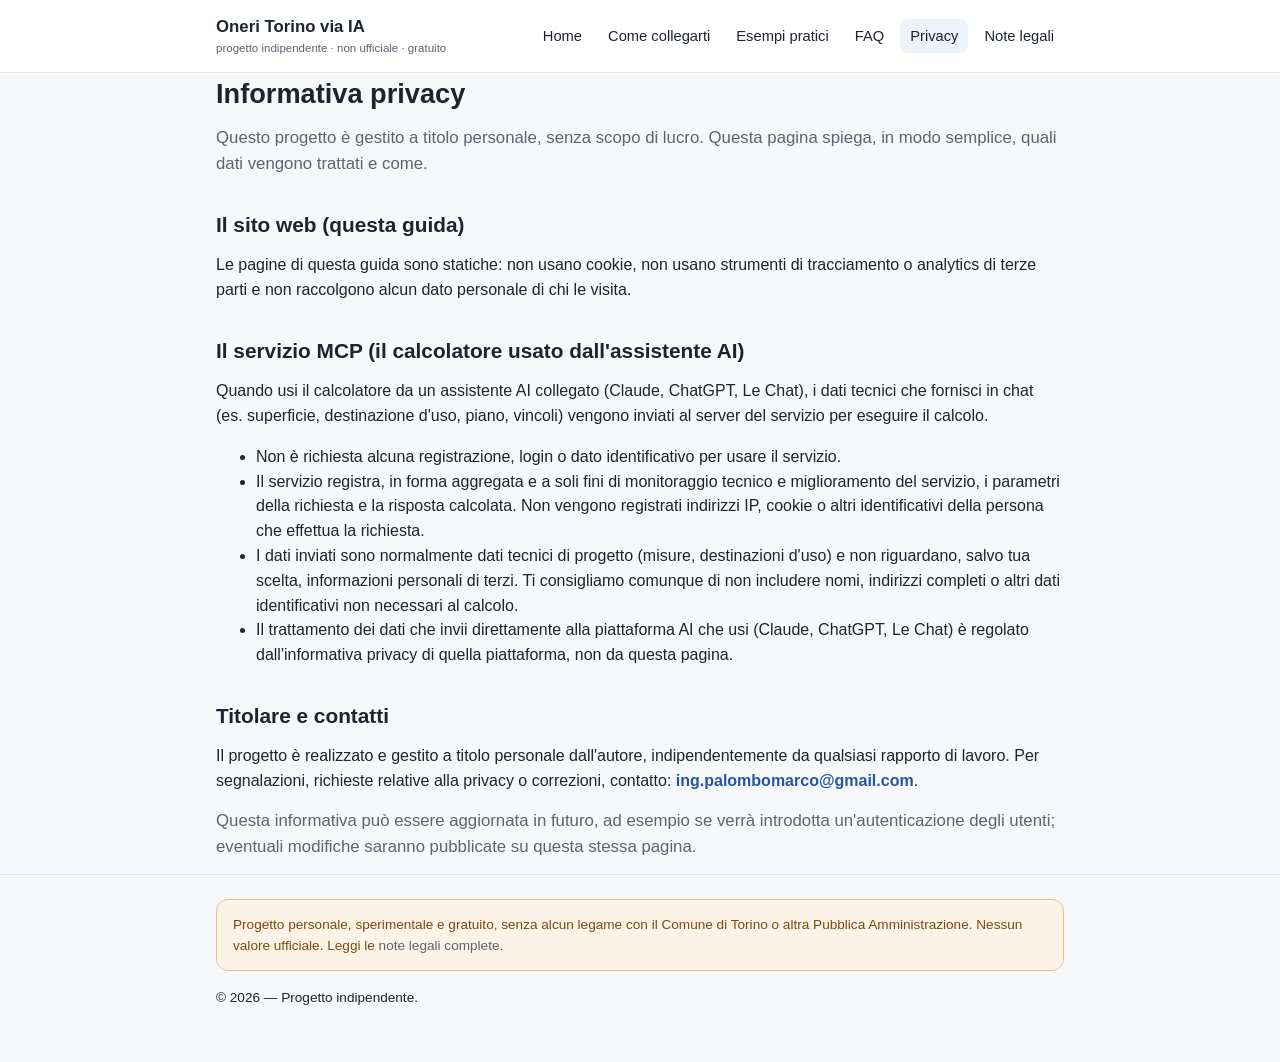
<file: privacy.html>
<!DOCTYPE html>
<html lang="it">
<head>
<meta charset="UTF-8">
<meta name="viewport" content="width=device-width, initial-scale=1">
<title>Privacy — Oneri Torino via IA</title>
<meta name="description" content="Informativa privacy del progetto indipendente Oneri Torino via IA.">
<link rel="icon" href="data:image/svg+xml,%3Csvg xmlns=%27http://www.w3.org/2000/svg%27 viewBox=%270 0 32 32%27%3E%3Crect width=%2732%27 height=%2732%27 rx=%277%27 fill=%27%232456a6%27/%3E%3Ctext x=%2716%27 y=%2723%27 text-anchor=%27middle%27 font-family=%27Arial%27 font-size=%2719%27 font-weight=%27bold%27 fill=%27white%27%3E%E2%82%AC%3C/text%3E%3C/svg%3E">
<link rel="stylesheet" href="style.css">
</head>
<body>
<header class="site-header">
  <div class="container">
    <div class="brand">Oneri Torino via IA
      <small>progetto indipendente &middot; non ufficiale &middot; gratuito</small>
    </div>
    <nav class="site-nav">
      <a href="index.html">Home</a>
      <a href="come-collegarti.html">Come collegarti</a>
      <a href="esempi.html">Esempi pratici</a>
      <a href="faq.html">FAQ</a>
      <a href="privacy.html" class="active">Privacy</a>
      <a href="note-legali.html">Note legali</a>
    </nav>
  </div>
</header>

<main class="container">
  <h1>Informativa privacy</h1>
  <p class="lead">
    Questo progetto è gestito a titolo personale, senza scopo di lucro. Questa pagina spiega,
    in modo semplice, quali dati vengono trattati e come.
  </p>

  <h2>Il sito web (questa guida)</h2>
  <p>
    Le pagine di questa guida sono statiche: non usano cookie, non usano strumenti di
    tracciamento o analytics di terze parti e non raccolgono alcun dato personale di chi le
    visita.
  </p>

  <h2>Il servizio MCP (il calcolatore usato dall'assistente AI)</h2>
  <p>
    Quando usi il calcolatore da un assistente AI collegato (Claude, ChatGPT, Le Chat), i dati
    tecnici che fornisci in chat (es. superficie, destinazione d'uso, piano, vincoli) vengono
    inviati al server del servizio per eseguire il calcolo.
  </p>
  <ul>
    <li>Non è richiesta alcuna registrazione, login o dato identificativo per usare il servizio.</li>
    <li>Il servizio registra, in forma aggregata e a soli fini di monitoraggio tecnico e
      miglioramento del servizio, i parametri della richiesta e la risposta calcolata. Non
      vengono registrati indirizzi IP, cookie o altri identificativi della persona che
      effettua la richiesta.</li>
    <li>I dati inviati sono normalmente dati tecnici di progetto (misure, destinazioni d'uso)
      e non riguardano, salvo tua scelta, informazioni personali di terzi. Ti consigliamo
      comunque di non includere nomi, indirizzi completi o altri dati identificativi non
      necessari al calcolo.</li>
    <li>Il trattamento dei dati che invii direttamente alla piattaforma AI che usi (Claude,
      ChatGPT, Le Chat) è regolato dall'informativa privacy di quella piattaforma, non da
      questa pagina.</li>
  </ul>

  <h2>Titolare e contatti</h2>
  <p>
    Il progetto è realizzato e gestito a titolo personale dall'autore, indipendentemente da
    qualsiasi rapporto di lavoro. Per segnalazioni, richieste relative alla privacy o
    correzioni, contatto: <strong><a href="mailto:ing.palombomarco@gmail.com">ing.palombomarco@gmail.com</a></strong>.
  </p>

  <p class="lead">
    Questa informativa può essere aggiornata in futuro, ad esempio se verrà introdotta
    un'autenticazione degli utenti; eventuali modifiche saranno pubblicate su questa stessa
    pagina.
  </p>

</main>

<footer class="site-footer">
  <div class="container">
    <div class="disclaimer">
      Progetto personale, sperimentale e gratuito, senza alcun legame con il Comune di Torino
      o altra Pubblica Amministrazione. Nessun valore ufficiale.
      Leggi le <a href="note-legali.html">note legali complete</a>.
    </div>
    <p>&copy; 2026 — Progetto indipendente.</p>
  </div>
</footer>

<script src="script.js"></script>
</body>
</html>
</file>
<file: style.css>
:root {
  --bg: #f7f8fa;
  --surface: #ffffff;
  --text: #1c2430;
  --text-muted: #5b6472;
  --border: #e2e5ea;
  --primary: #2456a6;
  --primary-dark: #17356f;
  --primary-contrast: #ffffff;
  --accent-bg: #eef3fb;
  --warn-bg: #fdf3e7;
  --warn-border: #eec089;
  --warn-text: #7a4b0f;
  --danger-bg: #fdecec;
  --danger-border: #f0a9a9;
  --danger-text: #8a1f1f;
  --code-bg: #eef1f5;
  --radius: 12px;
}

@media (prefers-color-scheme: dark) {
  :root:not([data-theme="light"]) {
    --bg: #10151c;
    --surface: #171d26;
    --text: #e7ebf0;
    --text-muted: #9aa4b2;
    --border: #2a323d;
    --primary: #6fa0e6;
    --primary-dark: #8fb6ee;
    --primary-contrast: #0b1420;
    --accent-bg: #182335;
    --warn-bg: #2c2312;
    --warn-border: #6b4c17;
    --warn-text: #f0c98a;
    --danger-bg: #2b1414;
    --danger-border: #7a2f2f;
    --danger-text: #f2a3a3;
    --code-bg: #1c232d;
  }
}

:root[data-theme="dark"] {
  --bg: #10151c;
  --surface: #171d26;
  --text: #e7ebf0;
  --text-muted: #9aa4b2;
  --border: #2a323d;
  --primary: #6fa0e6;
  --primary-dark: #8fb6ee;
  --primary-contrast: #0b1420;
  --accent-bg: #182335;
  --warn-bg: #2c2312;
  --warn-border: #6b4c17;
  --warn-text: #f0c98a;
  --danger-bg: #2b1414;
  --danger-border: #7a2f2f;
  --danger-text: #f2a3a3;
  --code-bg: #1c232d;
}

* { box-sizing: border-box; }

html, body {
  margin: 0;
  padding: 0;
  background: var(--bg);
  color: var(--text);
  font-family: -apple-system, "Segoe UI", Roboto, Helvetica, Arial, sans-serif;
  line-height: 1.55;
}

a { color: var(--primary); text-decoration: none; }
a:hover { text-decoration: underline; }

.container {
  max-width: 880px;
  margin: 0 auto;
  padding: 0 16px;
}

header.site-header {
  border-bottom: 1px solid var(--border);
  background: var(--surface);
  position: sticky;
  top: 0;
  z-index: 10;
}

.site-header .container {
  display: flex;
  align-items: center;
  justify-content: space-between;
  padding: 14px 16px;
  flex-wrap: wrap;
  gap: 10px;
}

.brand {
  font-weight: 700;
  font-size: 1.05rem;
  color: var(--text);
}

.brand small {
  display: block;
  font-weight: 400;
  font-size: 0.72rem;
  color: var(--text-muted);
}

nav.site-nav {
  display: flex;
  gap: 6px;
  flex-wrap: wrap;
}

nav.site-nav a {
  color: var(--text);
  font-size: 0.92rem;
  padding: 6px 10px;
  border-radius: 8px;
}

nav.site-nav a.active,
nav.site-nav a:hover {
  background: var(--accent-bg);
  text-decoration: none;
}

main {
  padding: 28px 0 60px;
}

h1 { font-size: 1.7rem; margin: 0 0 10px; }
h2 { font-size: 1.3rem; margin: 32px 0 12px; }
h3 { font-size: 1.05rem; margin: 20px 0 8px; }

p { margin: 0 0 14px; color: var(--text); }
.lead { font-size: 1.05rem; color: var(--text-muted); }

.card {
  background: var(--surface);
  border: 1px solid var(--border);
  border-radius: var(--radius);
  padding: 18px 20px;
  margin: 0 0 16px;
}

.banner {
  border-radius: var(--radius);
  padding: 16px 18px;
  margin: 0 0 22px;
  border: 1px solid var(--border);
}

.banner.danger {
  background: var(--danger-bg);
  border-color: var(--danger-border);
  color: var(--danger-text);
}

.banner.warn {
  background: var(--warn-bg);
  border-color: var(--warn-border);
  color: var(--warn-text);
}

.banner strong { display: block; margin-bottom: 4px; }

.btn {
  display: inline-flex;
  align-items: center;
  gap: 8px;
  background: var(--primary);
  color: var(--primary-contrast);
  border: none;
  padding: 12px 20px;
  border-radius: 10px;
  font-size: 1rem;
  font-weight: 600;
  cursor: pointer;
}

.btn:hover { background: var(--primary-dark); text-decoration: none; }

.btn.secondary {
  background: transparent;
  color: var(--primary);
  border: 1px solid var(--primary);
}

.btn-row { display: flex; gap: 10px; flex-wrap: wrap; margin: 14px 0; }

.steps { padding-left: 0; list-style: none; counter-reset: step; margin: 0; }

.steps li {
  counter-increment: step;
  position: relative;
  padding: 0 0 18px 42px;
  margin-bottom: 4px;
}

.steps li::before {
  content: counter(step);
  position: absolute;
  left: 0;
  top: 0;
  width: 28px;
  height: 28px;
  border-radius: 50%;
  background: var(--primary);
  color: var(--primary-contrast);
  font-weight: 700;
  font-size: 0.9rem;
  display: flex;
  align-items: center;
  justify-content: center;
}

.steps li:last-child { padding-bottom: 0; }

.tabs {
  display: flex;
  gap: 6px;
  border-bottom: 1px solid var(--border);
  margin-bottom: 20px;
  flex-wrap: wrap;
}

.tab-btn {
  background: transparent;
  border: none;
  padding: 10px 16px;
  font-size: 0.95rem;
  font-weight: 600;
  color: var(--text-muted);
  cursor: pointer;
  border-bottom: 3px solid transparent;
}

.tab-btn.active {
  color: var(--primary);
  border-bottom-color: var(--primary);
}

.tab-panel { display: none; }
.tab-panel.active { display: block; }

.pill {
  display: inline-block;
  background: var(--accent-bg);
  color: var(--primary-dark);
  border-radius: 999px;
  padding: 3px 10px;
  font-size: 0.78rem;
  font-weight: 600;
  margin: 0 6px 6px 0;
}

code, .code-box {
  font-family: ui-monospace, SFMono-Regular, Consolas, Menlo, monospace;
  background: var(--code-bg);
  border-radius: 8px;
}

code { padding: 2px 6px; font-size: 0.9em; }

.code-box {
  display: flex;
  align-items: center;
  justify-content: space-between;
  gap: 10px;
  padding: 10px 12px;
  margin: 10px 0;
  font-size: 0.85rem;
  overflow-x: auto;
}

.code-box span { word-break: break-all; }

.copy-btn {
  flex-shrink: 0;
  background: var(--surface);
  border: 1px solid var(--border);
  color: var(--text);
  padding: 6px 10px;
  border-radius: 6px;
  font-size: 0.78rem;
  cursor: pointer;
}

.copy-btn:hover { background: var(--accent-bg); }

.prompt-card {
  border: 1px solid var(--border);
  border-radius: var(--radius);
  padding: 14px 16px;
  margin-bottom: 14px;
  background: var(--surface);
}

.prompt-card p { margin: 0 0 10px; font-style: italic; color: var(--text); }

footer.site-footer {
  border-top: 1px solid var(--border);
  padding: 24px 0 40px;
  color: var(--text-muted);
  font-size: 0.85rem;
}

footer.site-footer .disclaimer {
  background: var(--warn-bg);
  border: 1px solid var(--warn-border);
  color: var(--warn-text);
  border-radius: var(--radius);
  padding: 14px 16px;
  margin-bottom: 16px;
}

footer.site-footer a { color: var(--text-muted); }

.faq-item { margin-bottom: 18px; }
.faq-item h3 { margin-bottom: 6px; }

.overview {
  display: grid;
  grid-template-columns: repeat(3, 1fr);
  gap: 12px;
  margin: 8px 0 24px;
}

.overview .card { margin: 0; }
.overview .num {
  display: inline-flex;
  align-items: center;
  justify-content: center;
  width: 28px;
  height: 28px;
  border-radius: 50%;
  background: var(--primary);
  color: var(--primary-contrast);
  font-weight: 700;
  font-size: 0.9rem;
  margin-bottom: 8px;
}
.overview h3 { margin: 0 0 4px; font-size: 1rem; }
.overview p { margin: 0; font-size: 0.92rem; color: var(--text-muted); }

.tip {
  background: var(--accent-bg);
  border: 1px solid var(--border);
  border-radius: var(--radius);
  padding: 12px 16px;
  margin: 16px 0;
  font-size: 0.95rem;
}

@media (max-width: 640px) {
  .overview { grid-template-columns: 1fr; }
}

@media (max-width: 560px) {
  header.site-header { position: static; }
  .site-header .container { flex-direction: column; align-items: flex-start; }
  nav.site-nav { width: 100%; }
  h1 { font-size: 1.45rem; }
  .btn { width: 100%; justify-content: center; }
}
</file>
